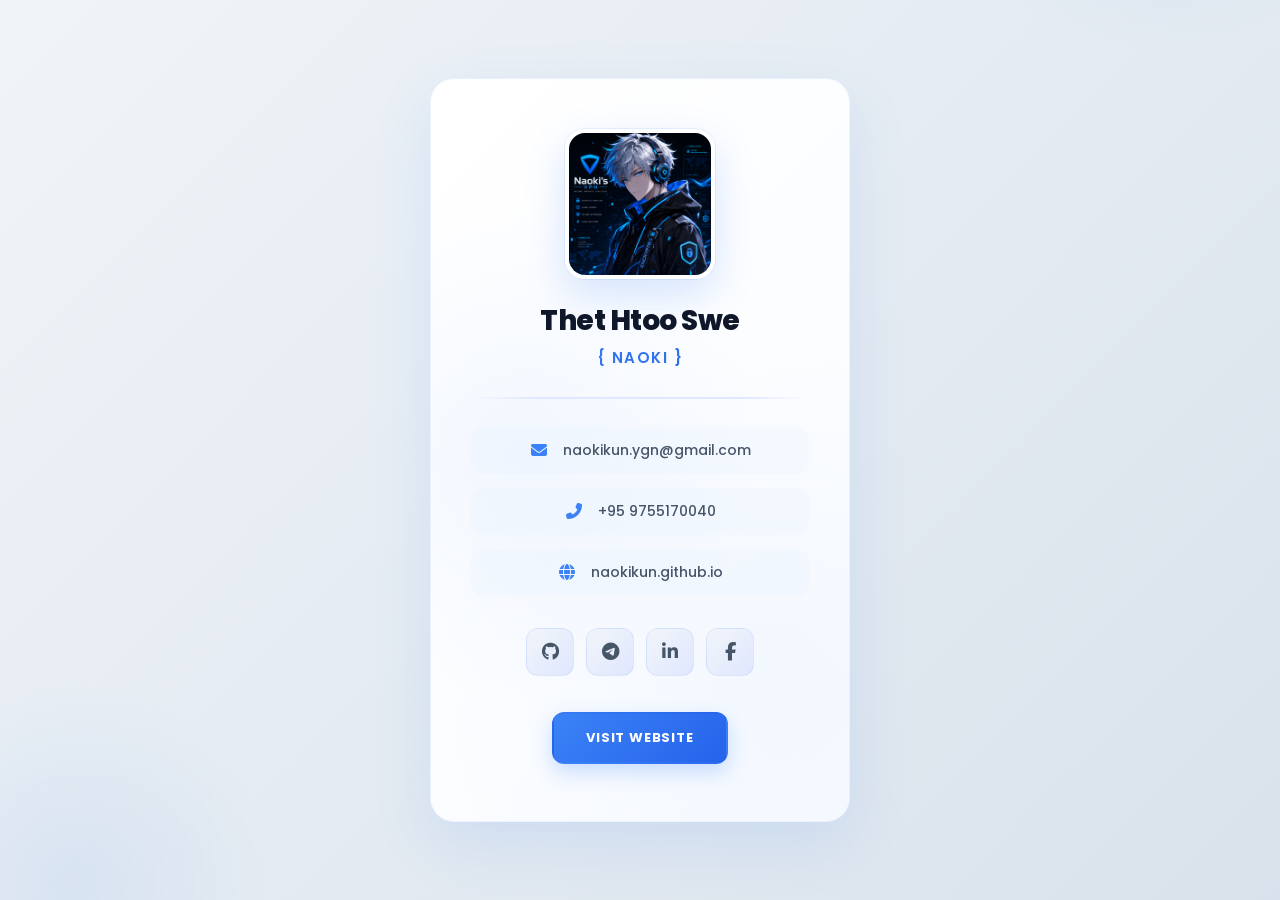
<file: index.html>
<!DOCTYPE html>
<html lang="en">
<head>
    <meta charset="UTF-8">
    <meta name="viewport" content="width=device-width, initial-scale=1.0">
    <title>Business Card | Naoki</title>
    <!-- Social Media Icon များအတွက် Font Awesome ကိုချိတ်ဆက်ထားခြင်း -->
    <link rel="stylesheet" href="https://cdnjs.cloudflare.com/ajax/libs/font-awesome/6.4.0/css/all.min.css">
    <link href="https://fonts.googleapis.com/css2?family=Poppins:wght@400;500;600;700;800&display=swap" rel="stylesheet">
    <style>
        * {
            box-sizing: border-box;
            margin: 0;
            padding: 0;
        }
        
        body {
            font-family: 'Poppins', -apple-system, BlinkMacSystemFont, 'Segoe UI', sans-serif;
            background: linear-gradient(135deg, #f0f4f8 0%, #d9e2ec 100%);
            display: flex;
            justify-content: center;
            align-items: center;
            min-height: 100vh;
            padding: 20px;
            position: relative;
            overflow-x: hidden;
        }
        
        /* Animated background elements */
        body::before {
            content: '';
            position: fixed;
            top: -50%;
            right: -10%;
            width: 500px;
            height: 500px;
            background: radial-gradient(circle, rgba(59, 130, 246, 0.1) 0%, transparent 70%);
            border-radius: 50%;
            animation: float 20s ease-in-out infinite;
            z-index: 0;
        }
        
        body::after {
            content: '';
            position: fixed;
            bottom: -20%;
            left: -10%;
            width: 400px;
            height: 400px;
            background: radial-gradient(circle, rgba(59, 130, 246, 0.08) 0%, transparent 70%);
            border-radius: 50%;
            animation: float-reverse 25s ease-in-out infinite;
            z-index: 0;
        }
        
        @keyframes float {
            0%, 100% { transform: translateY(0px) translateX(0px); }
            50% { transform: translateY(-30px) translateX(20px); }
        }
        
        @keyframes float-reverse {
            0%, 100% { transform: translateY(0px) translateX(0px); }
            50% { transform: translateY(30px) translateX(-20px); }
        }
        
        .card {
            background: linear-gradient(135deg, #ffffff 0%, #f8fbff 100%);
            width: 100%;
            max-width: 420px;
            border-radius: 24px;
            padding: 50px 40px;
            box-shadow: 
                0 20px 60px rgba(59, 130, 246, 0.12),
                0 0 1px rgba(59, 130, 246, 0.1);
            text-align: center;
            margin: 20px;
            border: 1px solid rgba(59, 130, 246, 0.08);
            position: relative;
            z-index: 1;
            overflow: hidden;
            backdrop-filter: blur(10px);
            animation: slideUp 0.8s ease-out;
        }
        
        @keyframes slideUp {
            from {
                opacity: 0;
                transform: translateY(30px);
            }
            to {
                opacity: 1;
                transform: translateY(0);
            }
        }
        
        /* Card background pattern */
        .card::before {
            content: '';
            position: absolute;
            top: 0;
            left: 0;
            right: 0;
            bottom: 0;
            background: 
                radial-gradient(circle at 20% 50%, rgba(59, 130, 246, 0.05) 0%, transparent 50%),
                radial-gradient(circle at 80% 80%, rgba(59, 130, 246, 0.03) 0%, transparent 50%);
            pointer-events: none;
        }
        
        .card-content {
            position: relative;
            z-index: 2;
        }
        
        .profile-img {
            width: 150px;
            height: 150px;
            border-radius: 20px;
            object-fit: cover;
            border: 4px solid #ffffff;
            margin: 0 auto 25px;
            box-shadow: 
                0 15px 40px rgba(59, 130, 246, 0.2),
                0 0 0 1px rgba(59, 130, 246, 0.1);
            transition: all 0.4s cubic-bezier(0.34, 1.56, 0.64, 1);
            display: block;
        }
        
        .profile-img:hover {
            transform: scale(1.08) rotateZ(2deg);
            box-shadow: 
                0 25px 50px rgba(59, 130, 246, 0.3),
                0 0 0 1px rgba(59, 130, 246, 0.15);
        }
        
        .name {
            font-size: 28px;
            color: #0f172a;
            margin-bottom: 8px;
            font-weight: 800;
            letter-spacing: -0.5px;
            line-height: 1.2;
        }
        
        .title {
            font-size: 15px;
            color: #3b82f6;
            margin-bottom: 25px;
            font-weight: 600;
            text-transform: uppercase;
            letter-spacing: 1.5px;
            background: linear-gradient(135deg, #3b82f6, #2563eb);
            -webkit-background-clip: text;
            -webkit-text-fill-color: transparent;
            background-clip: text;
        }
        
        .divider {
            height: 2px;
            background: linear-gradient(90deg, transparent, #e0e7ff 20%, #e0e7ff 80%, transparent);
            margin: 28px 0;
            border-radius: 1px;
        }
        
        .contact-info {
            display: flex;
            flex-direction: column;
            gap: 14px;
            margin-bottom: 32px;
        }
        
        .contact-item {
            display: flex;
            align-items: center;
            justify-content: center;
            gap: 14px;
            color: #475569;
            text-decoration: none;
            font-size: 14px;
            font-weight: 500;
            transition: all 0.3s ease;
            padding: 12px 16px;
            border-radius: 12px;
            border: 1.5px solid transparent;
            background: rgba(59, 130, 246, 0.02);
        }
        
        .contact-item:hover {
            color: #1e40af;
            border: 1.5px solid rgba(59, 130, 246, 0.2);
            background: rgba(59, 130, 246, 0.08);
            transform: translateX(4px);
        }
        
        .contact-item i {
            width: 20px;
            height: 20px;
            display: flex;
            align-items: center;
            justify-content: center;
            color: #3b82f6;
            font-size: 16px;
            flex-shrink: 0;
        }
        
        .social-links {
            display: flex;
            justify-content: center;
            gap: 12px;
            flex-wrap: wrap;
            margin-bottom: 28px;
        }
        
        .social-btn {
            display: inline-flex;
            justify-content: center;
            align-items: center;
            width: 48px;
            height: 48px;
            border-radius: 12px;
            background: linear-gradient(135deg, #f1f5f9 0%, #e0e7ff 100%);
            color: #475569;
            text-decoration: none;
            transition: all 0.3s cubic-bezier(0.34, 1.56, 0.64, 1);
            font-size: 18px;
            border: 1.5px solid rgba(59, 130, 246, 0.1);
            position: relative;
            overflow: hidden;
        }
        
        .social-btn::before {
            content: '';
            position: absolute;
            top: 0;
            left: -100%;
            width: 100%;
            height: 100%;
            background: linear-gradient(135deg, #3b82f6, #2563eb);
            transition: left 0.3s ease;
            z-index: -1;
        }
        
        .social-btn:hover {
            color: #ffffff;
            transform: translateY(-6px);
            box-shadow: 0 12px 28px rgba(59, 130, 246, 0.25);
            border: 1.5px solid #3b82f6;
        }
        
        .social-btn:hover::before {
            left: 0;
        }
        
        .website-link {
            display: inline-block;
            margin-top: 8px;
            padding: 14px 32px;
            background: linear-gradient(135deg, #3b82f6, #2563eb);
            border: 2px solid transparent;
            border-radius: 12px;
            color: #ffffff;
            text-decoration: none;
            font-size: 13px;
            font-weight: 700;
            transition: all 0.3s cubic-bezier(0.34, 1.56, 0.64, 1);
            text-transform: uppercase;
            letter-spacing: 0.8px;
            position: relative;
            overflow: hidden;
            box-shadow: 0 8px 20px rgba(59, 130, 246, 0.25);
        }
        
        .website-link::before {
            content: '';
            position: absolute;
            top: 0;
            left: -100%;
            width: 100%;
            height: 100%;
            background: linear-gradient(135deg, #2563eb, #1d4ed8);
            transition: left 0.3s ease;
            z-index: -1;
        }
        
        .website-link:hover {
            transform: translateY(-3px);
            box-shadow: 0 12px 32px rgba(59, 130, 246, 0.35);
            border: 2px solid rgba(255, 255, 255, 0.3);
        }
        
        .website-link:hover::before {
            left: 0;
        }
        
        @media (max-width: 480px) {
            .card {
                padding: 40px 28px;
                max-width: 100%;
                border-radius: 20px;
            }
            
            .name {
                font-size: 24px;
            }
            
            .profile-img {
                width: 130px;
                height: 130px;
                margin-bottom: 20px;
            }
            
            .contact-item {
                font-size: 13px;
                padding: 10px 14px;
            }
            
            .social-btn {
                width: 44px;
                height: 44px;
            }
        }
    </style>
</head>
<body>

    <div class="card">
        <div class="card-content">
            <!-- Profile Picture -->
            <img src="/manus-storage/profile_fd8adf86.png" alt="Naoki Profile" class="profile-img">
            
            <!-- Name and Title -->
            <h1 class="name">Thet Htoo Swe</h1>
            <p class="title">{ Naoki }</p>
            
            <div class="divider"></div>
            
            <!-- Contact Information -->
            <div class="contact-info">
                <a href="mailto:naokikun.ygn@gmail.com" class="contact-item">
                    <i class="fas fa-envelope"></i> naokikun.ygn@gmail.com
                </a>
                <a href="tel:+959755170040" class="contact-item">
                    <i class="fas fa-phone-alt"></i> +95 9755170040
                </a>
                <a href="https://naokikun.github.io" target="_blank" class="contact-item">
                    <i class="fas fa-globe"></i> naokikun.github.io
                </a>
            </div>

            <!-- Social Media Links -->
            <div class="social-links">
                <a href="https://github.com/NaokiKun" target="_blank" class="social-btn" title="GitHub">
                    <i class="fab fa-github"></i>
                </a>
                <a href="https://t.me/ismenaoki" target="_blank" class="social-btn" title="Telegram">
                    <i class="fab fa-telegram-plane"></i>
                </a>
                <a href="#" target="_blank" class="social-btn" title="LinkedIn">
                    <i class="fab fa-linkedin-in"></i>
                </a>
                <a href="#" target="_blank" class="social-btn" title="Facebook">
                    <i class="fab fa-facebook-f"></i>
                </a>
            </div>
            
            <!-- Website Link Button -->
            <a href="https://naokikun.github.io" target="_blank" class="website-link">
                Visit Website
            </a>
        </div>
    </div>

</body>
</html>
</file>
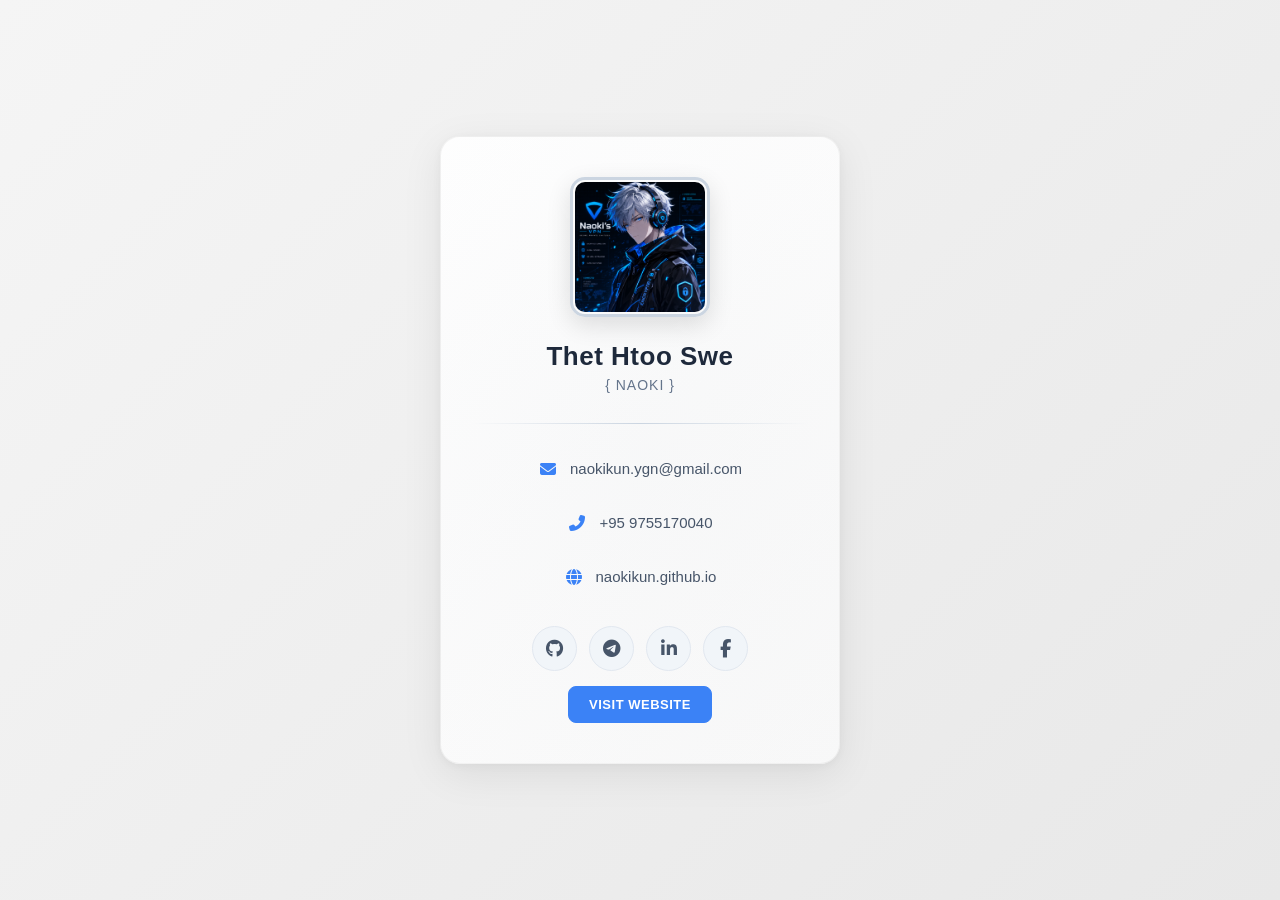
<file: business-card.html>
<!DOCTYPE html>
<html lang="en">
<head>
    <meta charset="UTF-8">
    <meta name="viewport" content="width=device-width, initial-scale=1.0">
    <title>Business Card | Naoki</title>
    <!-- Social Media Icon များအတွက် Font Awesome ကိုချိတ်ဆက်ထားခြင်း -->
    <link rel="stylesheet" href="https://cdnjs.cloudflare.com/ajax/libs/font-awesome/6.4.0/css/all.min.css">
    <style>
        * {
            box-sizing: border-box;
            margin: 0;
            padding: 0;
        }
        body {
            font-family: 'Poppins', 'Segoe UI', Tahoma, Geneva, Verdana, sans-serif;
            background: linear-gradient(135deg, #f5f5f5 0%, #e8e8e8 100%);
            display: flex;
            justify-content: center;
            align-items: center;
            min-height: 100vh;
            padding: 20px;
        }
        .card {
            background: linear-gradient(135deg, #ffffff 0%, #f9f9f9 100%);
            width: 100%;
            max-width: 400px;
            border-radius: 20px;
            padding: 40px 30px;
            box-shadow: 0 10px 40px rgba(0, 0, 0, 0.08), 0 2px 8px rgba(0, 0, 0, 0.04);
            text-align: center;
            margin: 20px;
            border: 1px solid rgba(0, 0, 0, 0.05);
            position: relative;
            overflow: hidden;
        }
        
        /* Subtle background effect */
        .card::before {
            content: '';
            position: absolute;
            top: -50%;
            right: -50%;
            width: 200%;
            height: 200%;
            background: radial-gradient(circle, rgba(100, 116, 139, 0.03) 0%, transparent 70%);
            animation: subtle-glow 20s ease-in-out infinite;
        }
        
        @keyframes subtle-glow {
            0%, 100% { transform: translate(0, 0); }
            50% { transform: translate(30px, 30px); }
        }
        
        .card-content {
            position: relative;
            z-index: 1;
        }
        
        .profile-img {
            width: 140px;
            height: 140px;
            border-radius: 15px;
            object-fit: cover;
            border: 3px solid #cbd5e1;
            margin-bottom: 20px;
            padding: 2px;
            box-shadow: 0 8px 24px rgba(0, 0, 0, 0.12);
            transition: transform 0.3s ease, box-shadow 0.3s ease;
        }
        
        .profile-img:hover {
            transform: scale(1.05);
            box-shadow: 0 12px 32px rgba(0, 0, 0, 0.15);
        }
        
        .name {
            font-size: 26px;
            color: #1e293b;
            margin-bottom: 5px;
            font-weight: 700;
            letter-spacing: 0.5px;
        }
        
        .title {
            font-size: 14px;
            color: #64748b;
            margin-bottom: 30px;
            font-weight: 500;
            text-transform: uppercase;
            letter-spacing: 1px;
        }
        
        .contact-info {
            display: flex;
            flex-direction: column;
            gap: 15px;
            margin-bottom: 30px;
        }
        
        .contact-item {
            display: flex;
            align-items: center;
            justify-content: center;
            gap: 12px;
            color: #475569;
            text-decoration: none;
            font-size: 15px;
            transition: all 0.3s ease;
            padding: 10px;
            border-radius: 8px;
            border: 1px solid transparent;
        }
        
        .contact-item:hover {
            color: #1e40af;
            border: 1px solid rgba(30, 64, 175, 0.2);
            background: rgba(30, 64, 175, 0.05);
            transform: translateX(5px);
        }
        
        .contact-item i {
            width: 20px;
            color: #3b82f6;
            font-size: 16px;
        }
        
        .social-links {
            display: flex;
            justify-content: center;
            gap: 12px;
            flex-wrap: wrap;
        }
        
        .social-btn {
            display: inline-flex;
            justify-content: center;
            align-items: center;
            width: 45px;
            height: 45px;
            border-radius: 50%;
            background: #f1f5f9;
            color: #475569;
            text-decoration: none;
            transition: all 0.3s ease;
            font-size: 18px;
            border: 1px solid #e2e8f0;
        }
        
        .social-btn:hover {
            background: #3b82f6;
            color: #ffffff;
            transform: translateY(-5px);
            box-shadow: 0 10px 25px rgba(59, 130, 246, 0.2);
            border: 1px solid #3b82f6;
        }
        
        .divider {
            height: 1px;
            background: linear-gradient(90deg, transparent, #cbd5e1, transparent);
            margin: 25px 0;
        }
        
        .website-link {
            display: inline-block;
            margin-top: 15px;
            padding: 10px 20px;
            background: #3b82f6;
            border: 1px solid #3b82f6;
            border-radius: 8px;
            color: #ffffff;
            text-decoration: none;
            font-size: 13px;
            font-weight: 600;
            transition: all 0.3s ease;
            text-transform: uppercase;
            letter-spacing: 0.5px;
        }
        
        .website-link:hover {
            background: #2563eb;
            border: 1px solid #2563eb;
            box-shadow: 0 4px 12px rgba(59, 130, 246, 0.3);
        }
        
        @media (max-width: 480px) {
            .card {
                padding: 30px 20px;
                max-width: 100%;
            }
            
            .name {
                font-size: 22px;
            }
            
            .profile-img {
                width: 120px;
                height: 120px;
            }
        }
    </style>
</head>
<body>

    <div class="card">
        <div class="card-content">
            <!-- ပုံထည့်ရန်နေရာ -->
            <img src="/manus-storage/profile_fd8adf86.png" alt="Profile Picture" class="profile-img">
            
            <!-- နာမည်နှင့် ရာထူး -->
            <h1 class="name">Thet Htoo Swe</h1>
            <p class="title">{ Naoki }</p>
            
            <div class="divider"></div>
            
            <!-- ဖုန်းနှင့် အီးမေးလ် -->
            <div class="contact-info">
                <!-- အီးမေးလ် -->
                <a href="mailto:naokikun.ygn@gmail.com" class="contact-item">
                    <i class="fas fa-envelope"></i> naokikun.ygn@gmail.com
                </a>
                <!-- ဖုန်းနံပါတ် -->
                <a href="tel:+959755170040" class="contact-item">
                    <i class="fas fa-phone-alt"></i> +95 9755170040
                </a>
                <!-- Website -->
                <a href="https://naokikun.github.io" target="_blank" class="contact-item">
                    <i class="fas fa-globe"></i> naokikun.github.io
                </a>
            </div>

            <!-- Social Media လင့်ခ်များ -->
            <div class="social-links">
                <!-- GitHub Link -->
                <a href="https://github.com/NaokiKun" target="_blank" class="social-btn" title="GitHub">
                    <i class="fab fa-github"></i>
                </a>
                <!-- Telegram Link -->
                <a href="https://t.me/ismenaoki" target="_blank" class="social-btn" title="Telegram">
                    <i class="fab fa-telegram-plane"></i>
                </a>
                <!-- LinkedIn Link -->
                <a href="#" target="_blank" class="social-btn" title="LinkedIn">
                    <i class="fab fa-linkedin-in"></i>
                </a>
                <!-- Facebook Link -->
                <a href="#" target="_blank" class="social-btn" title="Facebook">
                    <i class="fab fa-facebook-f"></i>
                </a>
            </div>
            
            <!-- Website Link Button -->
            <div>
                <a href="https://naokikun.github.io" target="_blank" class="website-link">
                    Visit Website
                </a>
            </div>
        </div>
    </div>

</body>
</html>
</file>
